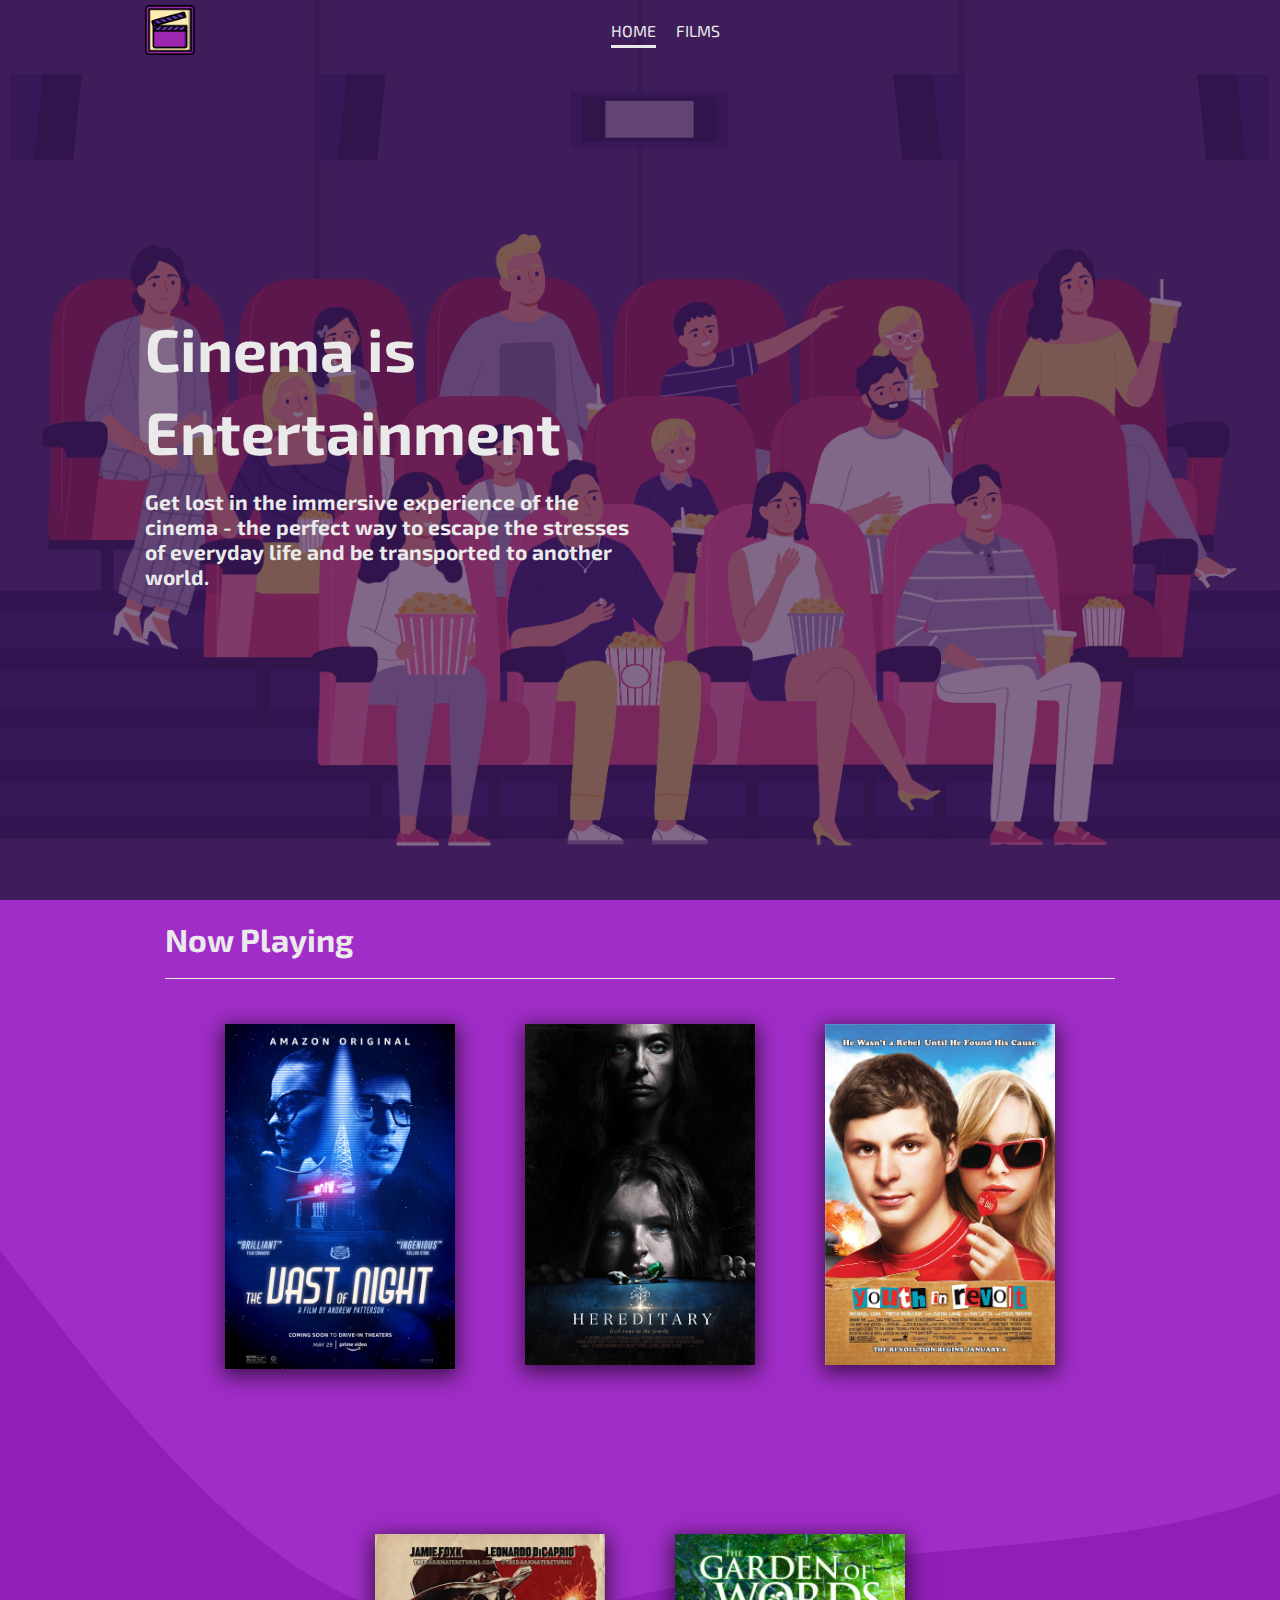
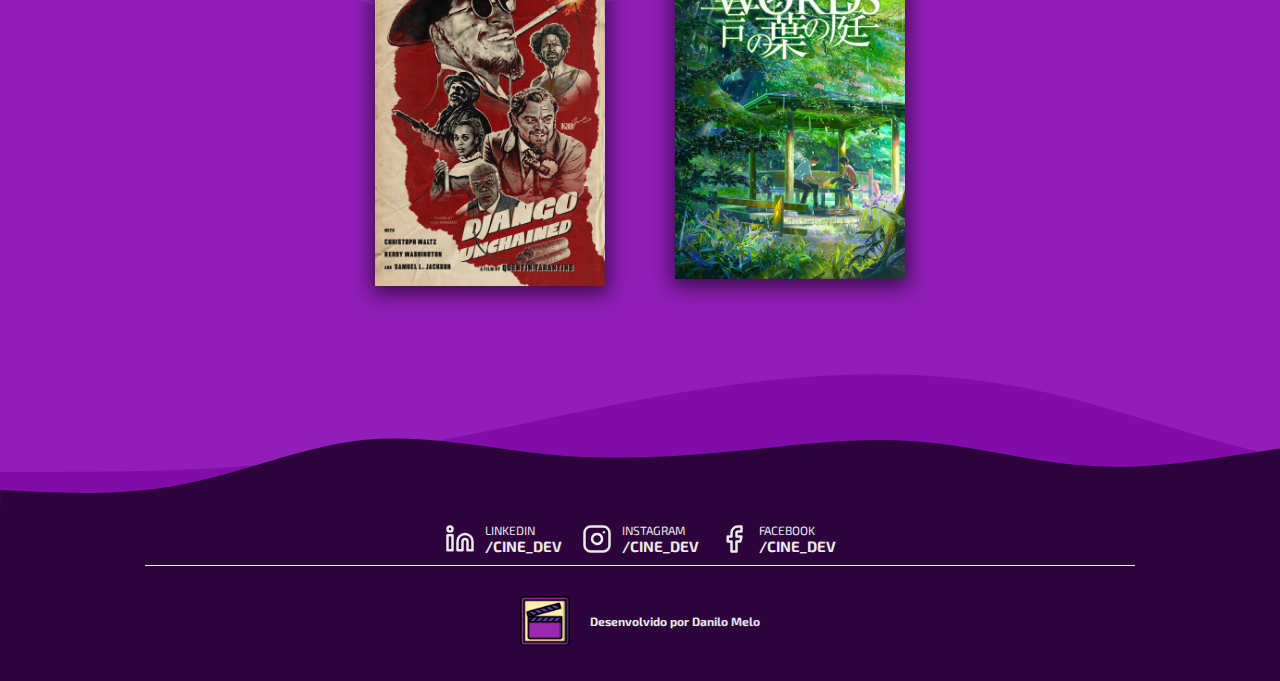
<file: index.html>
<!DOCTYPE html>
<html lang="en">
<head>
    <meta charset="UTF-8">
    <meta http-equiv="X-UA-Compatible" content="IE=edge">
    <meta name="viewport" content="width=device-width, initial-scale=1.0">
    <link rel="stylesheet" href="assets/css/index.css" />
    <link rel="icon" type="image/x-icon" href="assets/images/favicon.ico">
    <link href="https://fonts.googleapis.com/css2?family=Exo+2:wght@400;700&display=swap" rel="stylesheet">

    <title>Cine Dev</title>
</head>
<body>

    <div class="models">
        <div data-movie="" class="card">
            <div class="card-poster">
                    <img src="assets/images/django-poster.jpg">
            </div> 
            <div class="card-info">
                    <div class="card-info-content">
                        <div class="card-info-movie">
                            <h1>Django Unchained</h1>
                            <h2>2h 45m</h2>
                        </div>
                        <div class="card-info-bt">
                            <span>MORE INFO</span>
                            <div class="card-info-bt-arrow">
                                <svg width="25" height="25" fill="none" stroke="currentColor" stroke-linecap="round" stroke-linejoin="round" stroke-width="2" viewBox="0 0 24 24" xmlns="http://www.w3.org/2000/svg">
                                    <path d="M5 12h14"></path>
                                    <path d="m12 5 7 7-7 7"></path>
                                </svg>
                            </div>
                        </div>
                    </div>
            </div>
        </div>
    </div>

    <header>
        <div class="container">

            <div class="header-box">

                <div class="logo">
                    <img src="assets/images/logo.png" />
                </div>

                <nav>
        
                    <div class="menu-mobile">
                        <svg width="30" height="30" fill="none" stroke="currentColor" stroke-linecap="round" stroke-linejoin="round" stroke-width="2" viewBox="0 0 24 24" xmlns="http://www.w3.org/2000/svg">
                            <path d="M3 12h18"></path>
                            <path d="M3 6h18"></path>
                            <path d="M3 18h18"></path>
                          </svg>
                    </div>
        
                    <ul class="menu">
                        <li><a href="" class="selected">Home</a></li>
                        <li><a href="films.html">Films</a></li>
                    </ul>
                </nav>

            </div>
        </div>
    </header>

    <div class="banner">
        <div class="banner-bg"></div>

        <div class="container">
            <div class="banner-content">

                <h1>Cinema is 
                    <div class="banner-spin">
                        <span class="banner-spin-options">
                            Entertainment<br/>
                            Immersive<br/>
                            Magic<br/>
                            CineDev<br/>
                        </span>
                    </div>
                </h1>
    
                <h2>Get lost in the immersive experience of the cinema - the perfect way to escape the stresses of everyday life and be transported to another world.</h2>
    
            </div>
        </div>
    </div>

    <main class="container">

        <div class="section-headline">
            <h1>Now Playing</h1>
            <div class="headline-bar"></div>
        </div>

        <div class="film-cards">
        </div>

    </main>


    <svg id="wave" style="transform:rotate(0deg); transition: 0.3s" viewBox="0 0 1440 100" version="1.1" xmlns="http://www.w3.org/2000/svg"><defs><linearGradient id="sw-gradient-0" x1="0" x2="0" y1="1" y2="0"><stop stop-color="rgba(45, 3, 59, 1)" offset="0%"></stop><stop stop-color="rgba(45, 3, 59, 1)" offset="100%"></stop></linearGradient></defs><path style="transform:translate(0, 0px); opacity:1" fill="url(#sw-gradient-0)" d="M0,80L34.3,81.7C68.6,83,137,87,206,73.3C274.3,60,343,30,411,23.3C480,17,549,33,617,40C685.7,47,754,43,823,36.7C891.4,30,960,20,1029,25C1097.1,30,1166,50,1234,53.3C1302.9,57,1371,43,1440,33.3C1508.6,23,1577,17,1646,13.3C1714.3,10,1783,10,1851,11.7C1920,13,1989,17,2057,15C2125.7,13,2194,7,2263,10C2331.4,13,2400,27,2469,36.7C2537.1,47,2606,53,2674,46.7C2742.9,40,2811,20,2880,11.7C2948.6,3,3017,7,3086,16.7C3154.3,27,3223,43,3291,41.7C3360,40,3429,20,3497,23.3C3565.7,27,3634,53,3703,63.3C3771.4,73,3840,67,3909,53.3C3977.1,40,4046,20,4114,25C4182.9,30,4251,60,4320,68.3C4388.6,77,4457,63,4526,63.3C4594.3,63,4663,77,4731,73.3C4800,70,4869,50,4903,40L4937.1,30L4937.1,100L4902.9,100C4868.6,100,4800,100,4731,100C4662.9,100,4594,100,4526,100C4457.1,100,4389,100,4320,100C4251.4,100,4183,100,4114,100C4045.7,100,3977,100,3909,100C3840,100,3771,100,3703,100C3634.3,100,3566,100,3497,100C3428.6,100,3360,100,3291,100C3222.9,100,3154,100,3086,100C3017.1,100,2949,100,2880,100C2811.4,100,2743,100,2674,100C2605.7,100,2537,100,2469,100C2400,100,2331,100,2263,100C2194.3,100,2126,100,2057,100C1988.6,100,1920,100,1851,100C1782.9,100,1714,100,1646,100C1577.1,100,1509,100,1440,100C1371.4,100,1303,100,1234,100C1165.7,100,1097,100,1029,100C960,100,891,100,823,100C754.3,100,686,100,617,100C548.6,100,480,100,411,100C342.9,100,274,100,206,100C137.1,100,69,100,34,100L0,100Z"></path></svg>
    <footer>
        <div class="footer-info container">
            <div class="info-social">

                <div class="social_network_container" id="linkedin">
                    <a href="https://www.linkedin.com/in/danilo-melo-788337215/">
                        <svg width="30" height="30" fill="none" stroke="currentColor" stroke-linecap="round" stroke-linejoin="round" stroke-width="2" viewBox="0 0 24 24" xmlns="http://www.w3.org/2000/svg">
                            <path d="M16 8a6 6 0 0 1 6 6v7h-4v-7a2 2 0 0 0-2-2 2 2 0 0 0-2 2v7h-4v-7a6 6 0 0 1 6-6z"></path>
                            <path d="M2 9h4v12H2z"></path>
                            <path d="M4 2a2 2 0 1 0 0 4 2 2 0 1 0 0-4z"></path>
                        </svg>
        
                        <div class="info-social-url">
                            <span>LINKEDIN</span>
                            <span class="info-social-url-end">/CINE_DEV</span>
                        </div>
                    </a>
                </div>


                <div class="social_network_container" id="instagram">
                    <a href="https://www.instagram.com/_dimelo/">
                        <svg width="30" height="30" fill="none" stroke="currentColor" stroke-linecap="round" stroke-linejoin="round" stroke-width="2" viewBox="0 0 24 24" xmlns="http://www.w3.org/2000/svg">
                            <rect width="20" height="20" x="2" y="2" rx="5" ry="5"></rect>
                            <path d="M16 11.37A4 4 0 1 1 12.63 8 4 4 0 0 1 16 11.37z"></path>
                            <path d="M17.5 6.5h.01"></path>
                        </svg>
        
                        <div class="info-social-url">
                            <span>INSTAGRAM</span>
                            <span class="info-social-url-end">/CINE_DEV</span>
                        </div>
                    </a>
                </div>

                <div class="social_network_container" id="facebook">
                    <a href="https://www.facebook.com/danilo.melo.7965692">
                        <svg width="30" height="30" fill="none" stroke="currentColor" stroke-linecap="round" stroke-linejoin="round" stroke-width="2" viewBox="0 0 24 24" xmlns="http://www.w3.org/2000/svg">
                            <path d="M18 2h-3a5 5 0 0 0-5 5v3H7v4h3v8h4v-8h3l1-4h-4V7a1 1 0 0 1 1-1h3z"></path>
                        </svg>
        
                        <div class="info-social-url">
                            <span>FACEBOOK</span>
                            <span class="info-social-url-end">/CINE_DEV</span>
                        </div>
                    </a>
                </div>
                
            </div>

            <div class="info-copyright">
                <div class="logo">
                    <img src="assets/images/logo.png" />
                </div>

                <span>Desenvolvido por <a href="https://www.linkedin.com/in/danilo-melo-788337215/">Danilo Melo</a></span>
            </div>
        </div>
    </footer>

    <script type="text/javascript" src="assets/js/movies.js"></script>
    <script type="text/javascript" src="assets/js/index.js"></script>

</body>
</html>
</file>
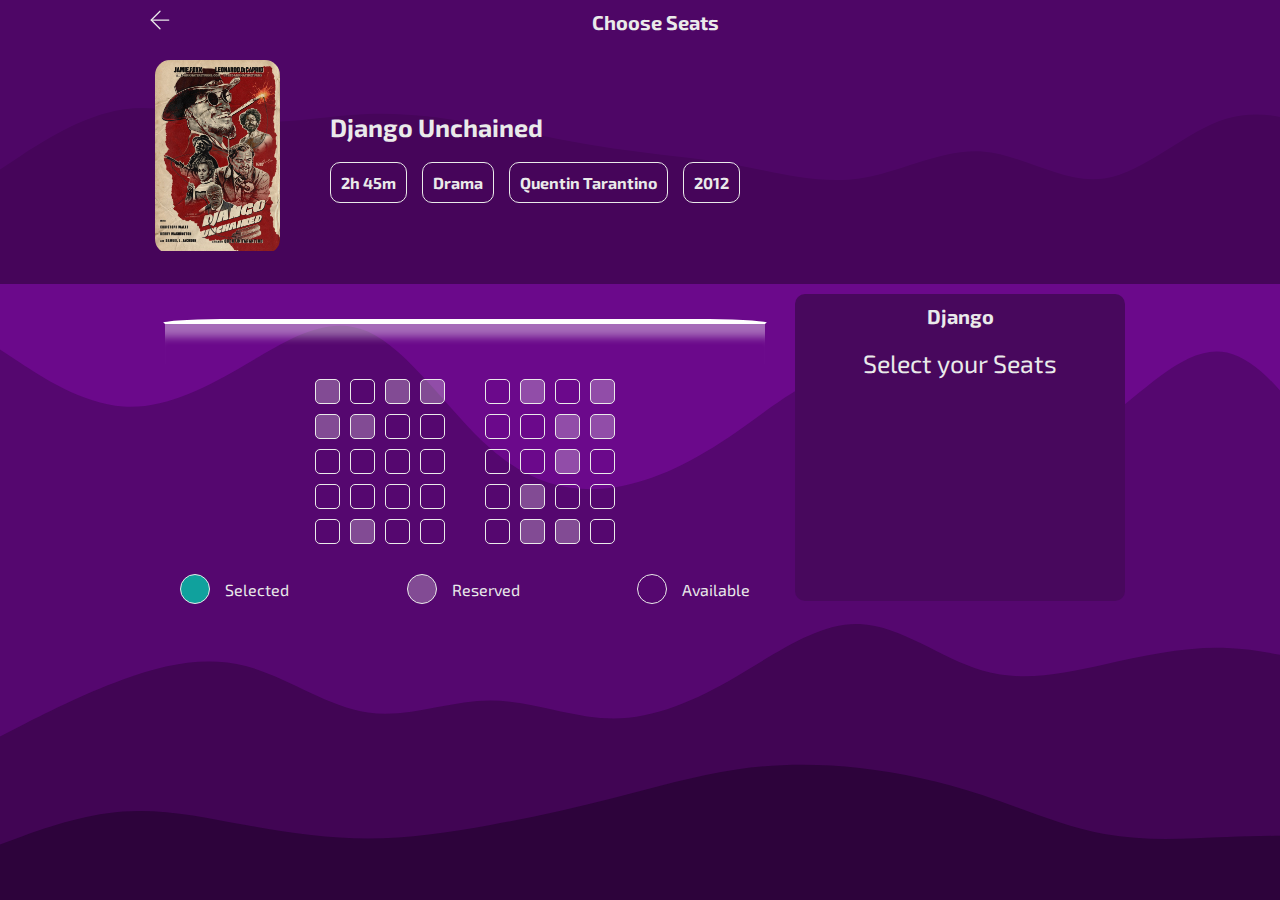
<file: booking.html>
<!DOCTYPE html>
<html lang="en">
<head>
    <meta charset="UTF-8">
    <meta http-equiv="X-UA-Compatible" content="IE=edge">
    <meta name="viewport" content="width=device-width, initial-scale=1.0">
    <link rel="stylesheet" href="assets/css/booking.css">
    <link rel="icon" type="image/x-icon" href="assets/images/favicon.ico">
    <link href="https://fonts.googleapis.com/css2?family=Exo+2:wght@400;700&display=swap" rel="stylesheet">
    <title>Booking</title>
</head>
<body>

    <div class="models">
        <div class="selected-seat">D5</div>

        <div class="seat-detailed">
            <div class="detailed-code">D5</div>

            <select onchange="changePrice(this)" name="pricing-method" class="drop-down-list">
                <option value="full-price">Full Price</option>
                <option value="student-discount">Student Discount</option>
            </select>

            <div class="seat-price">R$ 11.99</div>
        </div>

    </div>

    <header>
        <div class="header-box">

           <div class="back-arrow">
                <svg wdata-seatth="30" height="30" fill="none" stroke="rgb(234, 234, 234)" stroke-linecap="round" stroke-linejoin="round" stroke-wdata-seatth="2" viewBox="0 0 24 24" xmlns="http://www.w3.org/2000/svg">
                    <path d="M19 12H5"></path>
                    <path d="m12 19-7-7 7-7"></path>
                </svg>
           </div>

           <span>Choose Seats</span>

        </div>
    </header>

    <div class="banner">
        <div class="banner-bg"></div>
        <div class="banner-content">
            <div class="banner-left">

                <div class="banner-poster">
                    <img src="assets/images/django-poster.jpg">
                </div>
            </div>

            <div class="banner-right">

                <div class="banner-title">Django Unchained</div>

                <div class="banner-info">

                    <div class="banner-info-runtime">2h 45m</div>

                    <div class="banner-info-genre">Drama</div>

                    <div class="banner-info-director">Quentin Tarantino</div>

                    <div class="banner-info-year">2012</div>

                </div>
            </div>
        </div>
    </div>

    <div class="booking-info">

        <div class="booking-info-left">
            <div class="canvas-room">

                <div class="canvas-screen">
                    <div class="screen"></div>
                </div>

                <div class="canvas-seats">
                    <div class="seats">
                        <div class="seats-group">
                            <div class="seat" data-seat="a1"></div>
                            <div class="seat" data-seat="a2"></div>
                            <div class="seat" data-seat="a3"></div>
                            <div class="seat" data-seat="a4"></div>
                            <div class="seat" data-seat="b1"></div>
                            <div class="seat" data-seat="b2"></div>
                            <div class="seat" data-seat="b3"></div>
                            <div class="seat" data-seat="b4"></div>
                            <div class="seat" data-seat="c1"></div>
                            <div class="seat" data-seat="c2"></div>
                            <div class="seat" data-seat="c3"></div>
                            <div class="seat" data-seat="c4"></div>
                            <div class="seat" data-seat="d1"></div>
                            <div class="seat" data-seat="d2"></div>
                            <div class="seat" data-seat="d3"></div>
                            <div class="seat" data-seat="d4"></div>
                            <div class="seat" data-seat="e1"></div>
                            <div class="seat" data-seat="e2"></div>
                            <div class="seat" data-seat="e3"></div>
                            <div class="seat" data-seat="e4"></div>
                        </div>
                        <div class="seats-group">
                            <div class="seat" data-seat="a5"></div>
                            <div class="seat" data-seat="a6"></div>
                            <div class="seat" data-seat="a7"></div>
                            <div class="seat" data-seat="a8"></div>
                            <div class="seat" data-seat="b5"></div>
                            <div class="seat" data-seat="b6"></div>
                            <div class="seat" data-seat="b7"></div>
                            <div class="seat" data-seat="b8"></div>
                            <div class="seat" data-seat="c5"></div>
                            <div class="seat" data-seat="c6"></div>
                            <div class="seat" data-seat="c7"></div>
                            <div class="seat" data-seat="c8"></div>
                            <div class="seat" data-seat="d5"></div>
                            <div class="seat" data-seat="d6"></div>
                            <div class="seat" data-seat="d7"></div>
                            <div class="seat" data-seat="d8"></div>
                            <div class="seat" data-seat="e5"></div>
                            <div class="seat" data-seat="e6"></div>
                            <div class="seat" data-seat="e7"></div>
                            <div class="seat" data-seat="e8"></div>
                        </div>
                    </div>
                </div>

                <div class="canvas-subtitle">
                    <div class="subtitle-info">
                        <div class="subtitle-info-circle selected"></div>
                        <span>Selected</span>
                    </div>
                    <div class="subtitle-info">
                        <div class="subtitle-info-circle reserved"></div>
                        <span>Reserved</span>
                    </div>
                    <div class="subtitle-info">
                        <div class="subtitle-info-circle"></div>
                        <span>Available</span>
                    </div>
                </div>
                
            </div>
        </div>

        <div class="booking-info-right">
            <div class="info-headline">Django</div>

            <div class="info-right-warning">Select your Seats</div>

            <div class="info-right-body">

                <div class="selected-seats">
                    <span>Your Selected Seats</span>

                    <div class="selected-seats-list"></div>
                
                </div>

                <div class="seats-detailed"></div>

                <div class="info-action">
                    <div class="info-price">
                        <span>Total Price</span>
                        <div class="total-price">R$ 45,20</div>
                    </div>

                    <div class="bt-buy">BUY TICKET</div>
                </div>
            </div>
        </div>
    </div>

    <script src="./assets/js/movies.js"></script>
    <script src="./assets/js/booking.js"></script>
    
</body>
</html>
</file>
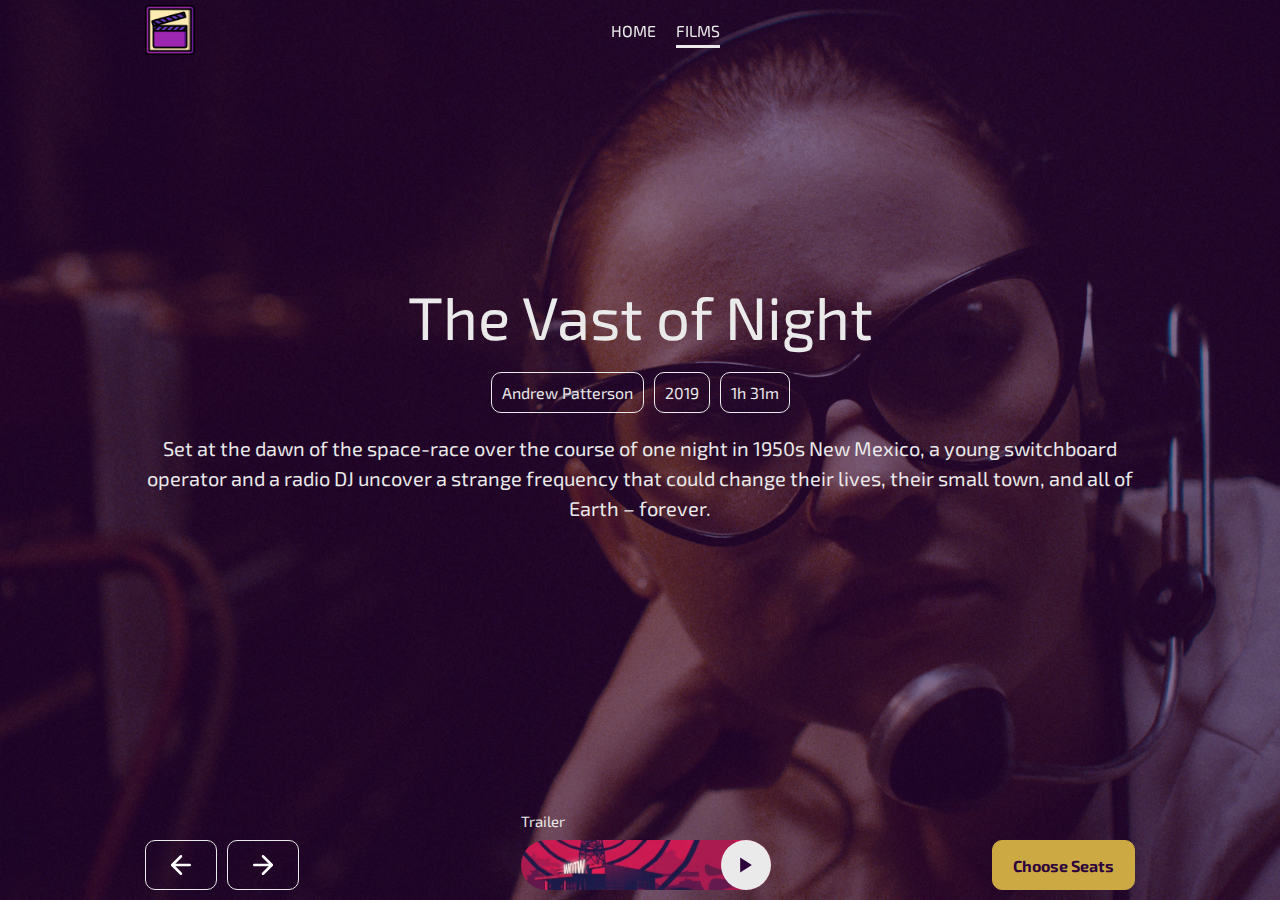
<file: films.html>
<!DOCTYPE html>
<html lang="en">
<head>
    <meta charset="UTF-8">
    <meta http-equiv="X-UA-Compatible" content="IE=edge">
    <meta name="viewport" content="width=device-width, initial-scale=1.0">
    <link rel="stylesheet" href="assets/css/films.css">
    <link rel="icon" type="image/x-icon" href="assets/images/favicon.ico">
    <link href="https://fonts.googleapis.com/css2?family=Exo+2:wght@400;700&display=swap" rel="stylesheet">

    <title>Films</title>
</head>
<body>
    <div class="models">
        <div class="slide" id="">
            <div class="slide-bg"></div>
            <div class="movie-info container">
    
                <div class="movie-content">
                    <div class="movie-content-title">Django Unchained</div>
    
                    <div class="movie-content-info">
    
                        <div class="movie-content-info-director">Quentin Tarantino</div>
    
                        <div class="movie-content-info-year">2012</div>
    
                        <div class="movie-content-info-runtime">2h 45m</div>
    
                    </div>
    
                    <div class="movie-content-sinopse">Two years before the Civil War, Django, a slave, finds himself accompanying an unorthodox German bounty hunter named Dr. King Schultz on a mission to capture the vicious Brittle brothers. Their mission successful, Schultz frees Django, and together they hunt the South’s most-wanted criminals.</div>
                </div>
    
                <div class="movie-bottom">
    
                    <div class="movie-buttons slide-buttons">
    
                        <div data-slide="back" class="movie-button bt-slide-back">
                            <svg width="30" height="30" fill="none" stroke="#ffffff" stroke-linecap="round" stroke-linejoin="round" stroke-width="2" viewBox="0 0 24 24" xmlns="http://www.w3.org/2000/svg">
                                <path d="M19 12H5"></path>
                                <path d="m12 19-7-7 7-7"></path>
                            </svg>
                        </div>
    
                        <div data-slide="next" class="movie-button bt-slide-next">
                            <svg width="30" height="30" fill="none" stroke="#ffffff" stroke-linecap="round" stroke-linejoin="round" stroke-width="2" viewBox="0 0 24 24" xmlns="http://www.w3.org/2000/svg">
                                <path d="M5 12h14"></path>
                                <path d="m12 5 7 7-7 7"></path>
                            </svg>
                        </div>
    
                    </div>
    
                    <div class="trailer-box">
    
                        <span>Trailer</span>
    
                        <div class="trailer-box-img">
                            <div data-movie="" class="trailer-button">
                                <svg width="20" height="20" fill="#2D033B" stroke="##2D033B" stroke-linecap="round" stroke-linejoin="round" stroke-width="2" viewBox="0 0 24 24" xmlns="http://www.w3.org/2000/svg">
                                    <path d="m5 3 14 9-14 9V3z"></path>
                                </svg>
                            </div>
                        </div>
    
                    </div>
    
                    <div class="movie-buttons seat-button">
                        <div class="movie-button bt-choose">Choose Seats</div>
                    </div>
    
                </div>
    
            </div>
            <div class="modal">
                <div class="modal-bg"></div>
                <div class="modal-video"></div>
            </div>
        </div>
    </div>

    <header>
        <div class="header-box">
            <div class="logo">
                <img src="assets/images/logo.png" />
            </div>
            <nav>
    
                <div class="menu-mobile">
                    <svg width="30" height="30" fill="none" stroke="currentColor" stroke-linecap="round" stroke-linejoin="round" stroke-width="2" viewBox="0 0 24 24" xmlns="http://www.w3.org/2000/svg">
                        <path d="M3 12h18"></path>
                        <path d="M3 6h18"></path>
                        <path d="M3 18h18"></path>
                        </svg>
                </div>
    
                <ul class="menu">
                    <li><a href="index.html">Home</a></li>
                    <li><a href="films.html" class="selected">Films</a></li>
                </ul>
            </nav>
        </div>
    </header>

    <div class="slider"></div>

    <script type="text/javascript" src="assets/js/movies.js"></script>
    <script type="text/javascript" src="assets/js/films.js"></script>
    
</body>
</html>
</file>
<file: assets/css/index.css>
* {
    box-sizing: border-box;
    margin: 0;
    padding: 0;
}

body {
    position: relative;
    min-height: 100vh;
    background-color: #E5B8F4;
    /*background: linear-gradient(45deg, rgba(193,71,233,1) 14%, rgba(229,184,244,1) 100%);*/
    background-image: url('../svg/stacked-waves-haikei.svg');
    background-size: cover;
    display: flex;
    flex-direction: column;
    font-family: 'Exo 2', sans-serif;
}

header {
    position: absolute;
    padding: 5px;
    width: 100%;
    z-index: 999;
}

main {
    padding: 5px;
    flex: 1;
    display: flex;
    flex-direction: column;
    gap: 30px;
}

footer {
    padding: 5px;
    background-color: #2D033B;
}

/******************FOUNDATION*****************/
.container {
    max-width: 990px;
    width: 100%;
    margin: auto;
}


.models {
    display: none;
} 

.card {
    max-width: 270px;
    width: 100%;
    height: 480px;
    position: relative;
    display: flex;
    flex-direction: column;
    align-items: center;
    cursor: pointer;
}


.card-poster {
    max-width: 230px;
    z-index: 999;
}

.card-poster img {
    width: 100%;
    box-shadow: 0 5px 20px 3px rgba(0, 0, 0, 0.6);
}

.card-info {
    opacity: 0;
    position: absolute;
    top: 20px;
    width: 100%;
    height: 460px;
    border-radius: 5px;
    display: flex;
    flex-direction: column;
    justify-content: end;
    text-align: center;
    background: rgb(229,184,244);
    background: linear-gradient(45deg, rgba(229,184,244,1) 14%, rgba(248,242,250,1) 100%);
    overflow: hidden;
}

.card:hover .card-info {
    opacity: 1;
    animation-name: bounceIn;
    animation-duration: 0.8s;
    animation-timing-function: cubic-bezier(0.280, 0.840, 0.420, 1);
}

.card-info-content {
    display: flex;
    flex-direction: column;
    gap: 15px;
}

.card-info-movie {
    display: flex;
    flex-direction: column;
    gap: 0px;

}

.card-info-movie h1 {
    font-size: 18px;
    font-weight: 700;
    color: #2D033B;
}

.card-info-movie h2 {
    font-size: 13px;
    font-weight: 700;
    color: #373D3F;
}

.card-info-bt {
    padding: 10px;
    display: flex;
    justify-content: center;
    align-items: center;
    gap: 5px;
    color: rgb(234, 234, 234);
    background-color: #2D033B;
    cursor: pointer;
}

.card-info-bt-arrow {
    display: flex;
}

/******************ANIMATIONS*****************/
@keyframes bounceIn {
    0% {
        transform: scale(.3);
    }
    20% {
        transform: scale(1.03);
    }
    40% {
        transform: scale(.9);
    }
    60% {
        transform: scale(1.01);
    }
    80% {
        transform: scale(.97);
    }
    100% {
        transform: scale(1);
    }
}

@keyframes spin {
    0% {
        top: 0;
    }
    25% {
        top: -75px;
    }
    50% {
        top: -150px;
    }
    75% {
        top: -225px;
    }
    100% {
        top: 0;
    }
}

/******************HEADER********************/
header .container {
    height: 100%;
    display: flex;
    flex-direction: column;
}

.header-box {
    display: flex;
    align-items: center;
    z-index: 999;
}


.logo {
    width: 50px;
    display: flex;
}

.logo img {
    width: 100%;
}

nav {
    margin: auto;
}

.menu-mobile {
    display: none;
}

.menu {
    display: flex;
    gap: 20px;
    list-style: none;
}

.menu a {
    padding-bottom: 5px;
    position: relative;
    text-decoration: none;
    color: rgb(234, 234, 234);
    text-transform: uppercase;
}

.menu a::after {
    position: absolute;
    content: '';
    width: 100%;
    height: 3px;
    top: 100%;
    left: 0;
    transform: scaleX(0);
    transform-origin: right;
    transition: transform 0.5s;
    background-color: rgb(234, 234, 234);
}

.menu a:hover::after{
    transform: scaleX(1);
    transform-origin: left;
}

.menu .selected::after {
    transform: scaleX(1);
}

/******************BANNER********************/
.banner {
    position: relative;
    height: 100%;
    display: flex;
    justify-content: flex-start;
    align-items: center;
    color: rgb(234, 234, 234);
    height: 100vh;
    background-color: #810CA8;
    background-image: url(../images/cinema.jpg);
    background-position: center;
    background-size: cover;
}

.banner-bg {
    position: absolute;
    content: '';
    top: 0;
    left: 0;
    width: 100%;
    height: 100%;
    background-color: #2D033B;
    opacity: 0.6;
}

.banner .container {
    z-index: 999;
}

.banner-content {
    width: 50%;
    min-width: 450px;
    display: flex;
    flex-direction: column;
    gap: 20px;
}

.banner-content h1 {
    font-size: 60px;
}

.banner-spin {
    margin-top: 10px;
    position: relative;
    height: 75px;
    line-height: 75px;
    overflow: hidden;
}

.banner-spin-options {
    position: absolute;
    top: 0;
    animation: spin 6s infinite;
}

.banner-content h2 {
    font-size: 21px;
    word-wrap: normal;
}

/******************MAIN********************/
.section-headline {
    padding: 15px;
    display: flex;
    flex-direction: column;
    gap: 20px;
}

.section-headline h1 {
    color:rgb(234, 234, 234);
}

.headline-bar {
    height: 1px;
    background-color: rgb(234, 234, 234);
}

.film-cards {
    display: flex;
    justify-content: center;
    gap: 30px;
    flex-wrap: wrap;
}

/******************FOOTER********************/

.footer-info {
    display: flex;
    flex-direction: column;
}

.info-social {
    padding: 10px 0px;
    border-bottom: 1px solid rgb(234, 234, 234);
    display: flex;
    justify-content: center;
    gap: 20px;
}

.social_network_container {
    width: fit-content;
    color: rgb(234, 234, 234);
}

.social_network_container a {
    display: flex;
    justify-content: center;
    align-items: center;
    gap: 10px;
    text-decoration: none;
    color: inherit;
    transition: all ease 0.2s;
}

.info-social-url {
    display: flex;
    flex-direction: column;
    font-size: 12px;
}

.info-social-url-end {
    font-weight: 700;
    font-size: 15px;
}

#linkedin a:hover {
    color: #0a63bc;
}

#linkedin a:hover svg {
    fill: #0a63bc;
}

#instagram a:hover {
    color: #e14d0d;
}

#facebook a:hover {
    color: #314c87;
}

#facebook a:hover svg {
    fill: #314c87;
}

.info-copyright {
    padding: 30px 0px;
    display: flex;
    justify-content: center;
    align-items: center;
    gap: 20px;
}

.info-copyright span {
    font-size: 12px;
    font-weight: 700;
    color: rgb(234, 234, 234);
}

.info-copyright span a {
    text-decoration: none;
    color: inherit;
}

/******************MEDIA QUERY********************/
@media (max-width: 1000px) {
    .container {
        padding: 10px;
    }
}

@media (max-width: 576px) {
    .banner-content {
        min-width: fit-content;
        width: 100%;
    }

    .banner-content h1 {
        font-size: 50px;
    }

    .banner-content h2 {
        font-size: 18px;
    }

    footer .info-social {
        flex-direction: column;
        align-items: center;
    }
}

@media (max-width: 300px) {
    .banner-content h1 {
        font-size: 30px;
    }

    .banner-content h2 {
        font-size: 15px;
    }
}
</file>
<file: assets/css/booking.css>
* {
    box-sizing: border-box;
    margin: 0;
    padding: 0;
}

body {
    position: relative;
    min-height: 100vh;
    font-family: 'Exo 2', sans-serif;
    color: rgb(234, 234, 234);
    display: flex;
    flex-direction: column;
    /*background-color: #2D033B;*/
    background-image: url('../svg/stacked-waves-booking.svg');
    background-size: cover;
    overflow-x: hidden;
}

header {
    position: absolute;
    padding: 5px;
    width: 100%;
    z-index: 999;
}

.models {
    display: none;
}

/******************HEADER*****************/

.header-box {
    margin-left: auto;
    margin-right: auto;
    width: 100%;
    max-width: 990px;
    display: flex;
    align-items: center;
}

.back-arrow {
    cursor: pointer;
}

.header-box span {
    margin-left: auto;
    margin-right: auto;
    font-weight: 700;
    font-size: 20px;
}

/******************BANNER*****************/
.banner {
    padding-top: 50px;
    padding-bottom: 20px;
    position: relative;
    
    background-size: cover;
    background-position: center;
}

.banner-bg {
    position: absolute;
    top: 0;
    width: 100%;
    height: 100%;
    background-color: #2D033B;
    opacity: .6;
}

.banner-content {
    padding: 10px;
    margin-left: auto;
    margin-right: auto;
    position: relative;
    width: 100%;
    max-width: 990px;
    display: flex;
    gap: 50px;
    z-index: 999;
}

.banner-left {
    display: flex;
}

.banner-poster {
    max-width: 125px;
    border-radius: 15px;
    overflow: hidden;
}

.banner-poster img {
    width: 100%;
}

.banner-right {
    display: flex;
    flex-direction: column;
    justify-content: center;
    gap: 20px;
    font-weight: 700;
}

.banner-title {
    font-size: 25px;
}

.banner-info {
    display: flex;
    flex-wrap: wrap;
    gap: 15px;
}

.banner-info div {
    padding: 10px;
    border: 1px solid rgb(234, 234, 234);
    border-radius: 10px;
}


/******************BOOKING INFO LEFT*****************/
.booking-info {
    padding: 10px;
    margin-left: auto;
    margin-right: auto;
    width: 100%;
    max-width: 990px;
    display: flex;
    gap: 20px;
}

.booking-info-left {
    flex: 2;
    display: flex;
}

.canvas-room {
    padding: 5px;
    height: 100%;
    max-height: 410px;
    flex: 1;
    display: flex;
    flex-direction: column;
}

.canvas-screen {
    padding-top: 20px;
    display: flex;
    justify-content: center;
    align-items: center;
}

.screen {
    max-width: 800px;
    width: 100%;
    height: 50px;
    border: solid 5px #fff;
    border-color: #fff transparent transparent;
    border-top-left-radius: 10%;
    border-top-right-radius: 10%;
    border-bottom-right-radius: 0;
    border-bottom-left-radius: 0;
    box-shadow: inset 0 20px 9px -7px rgba(255,255,255,0.4)
    
}

.canvas-seats {
    padding: 10px 0px;
    display: flex;
    justify-content: center;
}

.seats {
    max-width: 700px;
    width: fit-content;
    display: flex;
    justify-content: center;
    align-items: center;
    gap: 40px;
}

.seats-group {
    display: grid;
    grid-template-columns: repeat(4, 1fr);
    gap: 10px;
}

.seat {
    width: 25px;
    height: 25px;
    border: 1px solid rgb(234, 234, 234);
    border-radius: 5px;
    cursor: pointer;
}

.reserved {
    background-color: rgba(234, 234, 234, .3);
    cursor: default;
}

.selected {
    background-color: #10A19D;
}

.canvas-subtitle {
    padding: 20px;
    display: flex;
    justify-content: space-between;
    flex-wrap: wrap;
    gap: 10px;
}

.subtitle-info {
    display: flex;
    justify-content: center;
    align-items: center;
    gap: 15px;
}

.subtitle-info-circle {
    width: 30px;
    height: 30px;
    border: 1px solid rgb(234, 234, 234);
    border-radius: 30px; 
}

/******************BOOKING INFO RIGHT*****************/
.booking-info-right {
    padding: 10px;
    height: 100%;
    max-height: 410px;
    flex: 1;
    display: flex;
    flex-direction: column;
    gap: 20px;
    background-color: #48085d;
    border-radius: 10px;
    overflow-y: scroll;
}

.info-headline {
    text-align: center;
    font-size: 20px;
    font-weight: 700;
}

.info-right-warning {
    opacity: 1;
    display: flex;
    justify-content: center;
    font-size: 25px;
    transition: all ease .3s;
}


.info-right-body {
    visibility: hidden;
    opacity: 0;
    display: flex;
    flex-direction: column;
    gap: 30px;
    transition: all ease .3s;
}

.selected-seats {
    display: flex;
    flex-direction: column;
    gap: 10px;
}

.selected-seats span {
    font-size: 18px;
}

.selected-seats-list {
    display: flex;
    flex-wrap: wrap;
    gap: 10px;
}

.selected-seat {
    padding: 5px;
    width: 30px;
    display: flex;
    justify-content: center;
    align-items: center;
    border-radius: 5px;
    font-size: 18px;
    background-color: rgba(234, 234, 234, .3);
    color: #cca943;
    font-weight: 700;
}

.seats-detailed {
    padding-bottom: 60px;
    border-bottom: 2px solid rgba(234, 234, 234, .3);
    display: flex;
    flex-direction: column;
    gap: 60px;
}

.seat-detailed {
    display: flex;
    justify-content: space-between;
    align-items: center;
    gap: 5px;
    font-size: 18px;
}


.drop-down-list {
    padding: 5px;
    background-color: rgba(234, 234, 234, .3);
    color:rgb(234, 234, 234);
    font-size: 18px;
    border: none;
    border-radius: 10px;
    outline: none;
}

.options {
    margin-top: 5px;
}

.drop-down-list option {
    background-color: #664970;
    border-radius: 10px;
}

.info-action {
    display: flex;
    justify-content: space-between;
    gap: 10px;
}

.info-price {
    flex: 1;
    display: flex;
    flex-direction: column;
}

.info-price span {
    font-size: 13px;
    color: rgb(163, 163, 163);
}

.total-price {
    font-size: 18px;
    font-weight: 700;
}

.bt-buy {
    padding: 10px 5px;
    flex: 1;
    display: flex;
    justify-content: center;
    align-items: center;
    background-color: #cca943;
    font-weight: 700;
    text-align: center;
    border-radius: 5px;
    cursor: pointer;
    transition: all ease .3s;
}

.bt-buy:hover {
    opacity: .8;
}

/******************MEDIA QUERY********************/
@media (max-width: 880px) {
    body {
        height: 100%;
    }

    .banner-content {
        flex-direction: column;
    }

    .banner-left {
        justify-content: center;
    }

    .banner-right {
        align-items: center;
    }

    .booking-info {
        flex-direction: column;
        align-items: center;
    }
}

@media (max-width: 350px) {
    .seats {
        gap: 25px;
    }

    .seats-group {
        gap: 5px;
    }

    .seat {
        width: 20px;
        height: 20px;
    }

    .seat-detailed {
        font-size: 12px;
    }

    .drop-down-list {
        font-size: 12px;
    }

    .canvas-subtitle {
        padding: 10px 0px;
    }
}
</file>
<file: assets/css/films.css>
* {
    box-sizing: border-box;
    margin: 0;
    padding: 0;
}

body {
    height: 100vh;
    font-family: 'Exo 2', sans-serif;
    color: rgb(234, 234, 234);
    display: flex;
    flex-direction: column;
    background-color: #2D033B;
    overflow: hidden;
}

html {
    overflow: hidden;
}

header {
    position: fixed;
    padding: 5px;
    width: 100%;
    z-index: 999;
}

/******************FOUNDATION*****************/
.models {
    display: none;
}

.container {
    max-width: 990px;
    width: 100%;
    margin: auto;
    display: flex;
    flex-direction: column;
}


/******************HEADER*****************/

.header-box {
    margin-left: auto;
    margin-right: auto;
    max-width: 990px;
    width: 100%;
    display: flex;
    align-items: center;
}

.logo {
    width: 50px;
    display: flex;
}

.logo img {
    width: 100%;
}

nav {
    margin: auto;
}

.menu-mobile {
    display: none;
}

.menu {
    display: flex;
    gap: 20px;
    list-style: none;
}

.menu a {
    padding-bottom: 5px;
    position: relative;
    text-decoration: none;
    color: rgb(234, 234, 234);
    text-transform: uppercase;
}

.menu a::after {
    position: absolute;
    content: '';
    width: 100%;
    height: 3px;
    top: 100%;
    left: 0;
    transform: scaleX(0);
    transform-origin: right;
    transition: transform 0.5s;
    background-color: rgb(234, 234, 234);
}

.menu a:hover::after{
    transform: scaleX(1);
    transform-origin: left;
}

.menu .selected::after {
    transform: scaleX(1);
}

/******************SLIDER*****************/
.slider {
    /*width: 300vw;*/
    flex: 1;
    display: none;
    transition: all ease .3s;
}

/******************SLIDE*****************/
.slide {
    position: relative;
    width: 100vw;
    display: flex;
}

.slide-bg {
    position: absolute;
    width: 100%;
    height: 100%;
    top: 0;
    background-color: #2D033B;
    opacity: 0.6;
}

.movie-info {
    display: flex;
    flex-direction: column;
    z-index: 888;
}

.movie-info.container {
    margin-top: 0;
    margin-bottom: 0;
}

.movie-content {
    flex: 1;
    display: flex;
    flex-direction: column;
    justify-content: center;
    align-items: center;
    gap: 20px;
    text-align: center;
}

.movie-content-title {
    font-size: 60px;
}

.movie-content-info {
    display: flex;
    gap: 10px
}

.movie-content-info div {
    padding: 10px;
    border: 1px solid rgb(234, 234, 234);
    border-radius: 10px;
}

.movie-content-sinopse {
    font-size: 20px;
    line-height: 30px;
}

.movie-bottom {
    padding: 10px 0px;
    display: flex;
    justify-content: space-between;
    align-items: flex-end;
}

.movie-buttons {
    display: flex;
    align-items: center;
    gap: 10px;
}

.movie-button {
    padding: 5px 20px;
    height: 50px;
    display: flex;
    justify-content: center;
    align-items: center;
    border: 1px solid rgb(234, 234, 234);
    border-radius: 10px;
    font-weight: 700;
    transition: all ease .3s;
    cursor: pointer;
}

.movie-button:hover {
    color: #2D033B;
    background-color: rgb(234, 234, 234);
}

.movie-button:hover svg {
    stroke: #2D033B;
}


.movie-button.bt-choose {
    color: #2D033B;
    background-color: #cca943;
    border: 1px solid #cca943;
}

.movie-button.bt-choose:hover {
    opacity: .8;
}

.trailer-box {
    display: flex;
    flex-direction: column;
    gap: 10px;
}

.trailer-box span {
    font-size: 15px;
}

.trailer-box-img {
    position: relative;
    width: 250px;
    height: 50px;
    border-radius: 50px;
    background-image: url(../images/django-trailer.jpg);
    background-position: center;
    background-size: cover;
}

.trailer-button {
    position: absolute;
    top: 0;
    right: 0;
    width: 50px;
    height: 50px;
    display: flex;
    justify-content: center;
    align-items: center;
    border-radius: 50px;
    background-color: rgb(234, 234, 234);
    cursor: pointer;
}

/******************MODAL*****************/
.modal {
    display: none;
    justify-content: center;
    align-items: center;
    position: absolute;
    width: 100%;
    height: 100%;
}

.modal-bg {
    position: absolute;
    background-color: #ccc;
    width: 100%;
    height: 100%;
    opacity: .5;
    z-index: 1000;
}

.modal-video {
    z-index: 1000;
}

/******************MEDIA QUERY********************/
@media (max-width: 1000px) {
    .container {
        padding: 10px;
    }

    header {
        padding: 10px;
    }

    .slide {
        background-position: center;
    }
}

@media (max-width: 576px) {
    iframe {
        width: 100%;
    }

    .movie-bottom {
        display: grid;
        grid-template-columns: repeat(2, fr);
        gap: 10px;
    }

    .movie-buttons {
        grid-row: 2;
    }

    .trailer-box {
        grid-column: 1 / 3;
        align-items: center;
    }
}

@media (max-width: 400px) {
    .movie-content-info {
        flex-direction: column;
    }

    .movie-content-title {
        font-size: 40px;
    }

    .movie-content-sinopse {
        display: none;
    }

    .movie-buttons.seat-button {
        grid-row: 2;
        grid-column: 1 / 3;
        justify-content: center;
    }

    .movie-buttons.slide-buttons {
        grid-row: 3;
        grid-column: 1 / 3;
        justify-content: center;
    }

    .trailer-box-img {
        max-width: 250px;
        width: 100%;
    }
}
</file>
